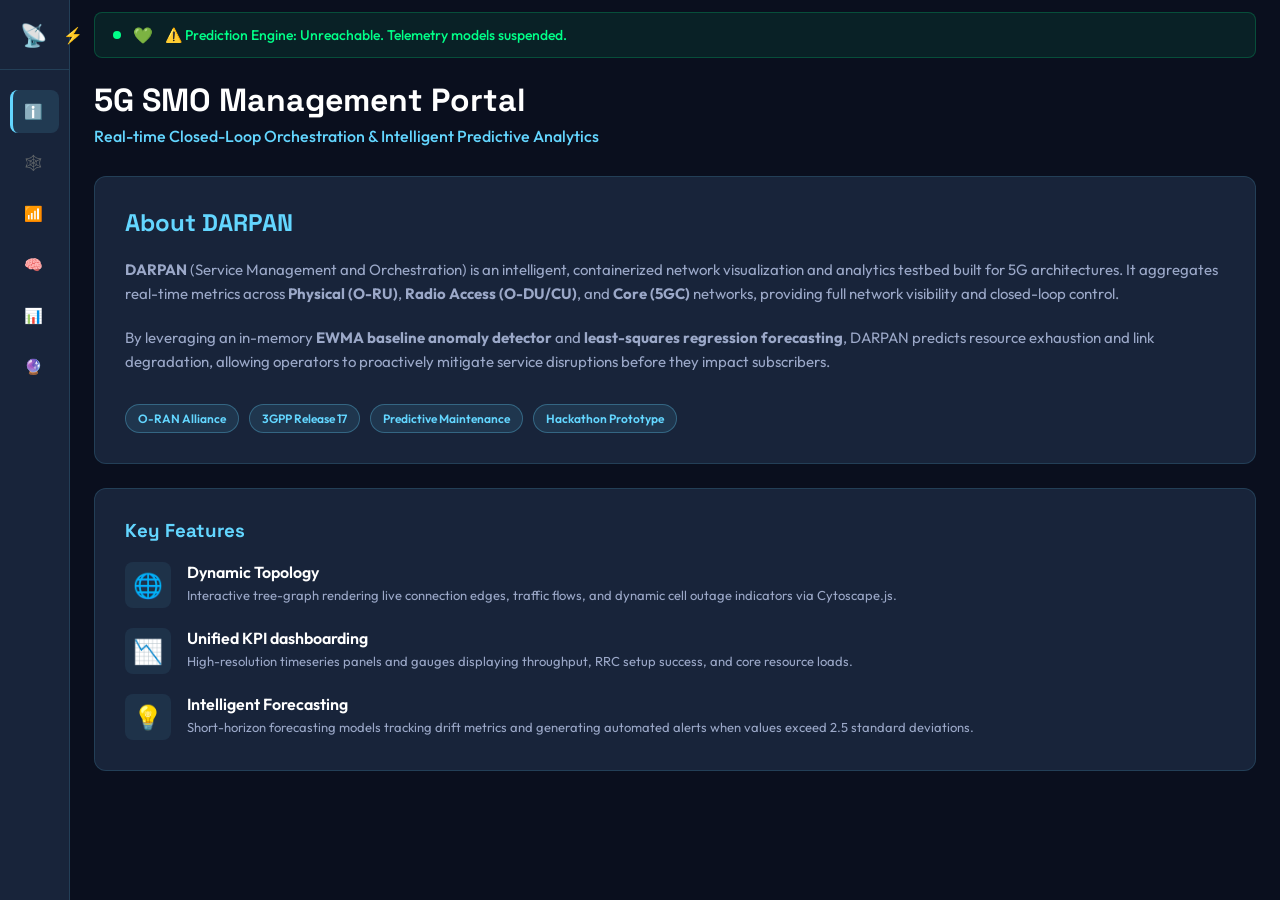
<file: dashboard-shell/index.html>
<!DOCTYPE html>
<html lang="en">
<head>
    <meta charset="UTF-8">
    <meta name="viewport" content="width=device-width, initial-scale=1.0">
    <title>DARPAN — 5G Service Management and Orchestration Dashboard</title>
    <link rel="stylesheet" href="style.css">
    <!-- Google Fonts for modern typography -->
    <link rel="preconnect" href="https://fonts.googleapis.com">
    <link rel="preconnect" href="https://fonts.gstatic.com" crossorigin>
    <link href="https://fonts.googleapis.com/css2?family=Outfit:wght@300;400;600;700&family=Space+Grotesk:wght@400;500;700&display=swap" rel="stylesheet">
</head>
<body>
    <div class="app-container">
        <!-- Sidebar Navigation -->
        <aside class="sidebar" id="sidebar">
            <div class="sidebar-header">
                <div class="logo">
                    <span class="logo-icon">📡</span>
                    <span class="logo-text">DARPAN</span>
                </div>
                <button class="toggle-btn" id="sidebar-toggle">⚡</button>
            </div>
            
            <nav class="nav-menu">
                <button class="nav-item active" data-section="overview">
                    <span class="nav-icon">ℹ️</span>
                    <span class="nav-label">Overview</span>
                </button>
                <button class="nav-item" data-section="topology">
                    <span class="nav-icon">🕸️</span>
                    <span class="nav-label">Topology</span>
                </button>
                <button class="nav-item" data-section="ran">
                    <span class="nav-icon">📶</span>
                    <span class="nav-label">RAN KPIs</span>
                </button>
                <button class="nav-item" data-section="core">
                    <span class="nav-icon">🧠</span>
                    <span class="nav-label">Core KPIs</span>
                </button>
                <button class="nav-item" data-section="traffic">
                    <span class="nav-icon">📊</span>
                    <span class="nav-label">Traffic & UE</span>
                </button>
                <button class="nav-item" data-section="predictions">
                    <span class="nav-icon">🔮</span>
                    <span class="nav-label">Predictions</span>
                </button>
            </nav>
            
            <div class="sidebar-footer">
                <div class="status-indicator">
                    <span class="status-dot offline" id="backend-status-dot"></span>
                    <span class="status-text" id="backend-status-text">Backend: Disconnected</span>
                </div>
                <div class="freshness-timer" id="freshness-text">Waiting for data...</div>
            </div>
        </aside>

        <!-- Main Content Area -->
        <main class="main-content">
            <!-- Top Alert & Notification Bar -->
            <div class="alert-bar-container" id="alert-bar-container">
                <div class="alert-bar normal" id="alert-bar">
                    <span class="alert-pulse"></span>
                    <span class="alert-icon">💚</span>
                    <span class="alert-message" id="alert-message">All systems normal. 5G telemetry active.</span>
                </div>
            </div>

            <!-- Content Container -->
            <div class="content-body">
                
                <!-- 1. OVERVIEW SECTION -->
                <section class="content-section active" id="section-overview">
                    <div class="overview-header">
                        <h1>5G SMO Management Portal</h1>
                        <p class="subtitle">Real-time Closed-Loop Orchestration & Intelligent Predictive Analytics</p>
                    </div>

                    <div class="overview-grid">
                        <div class="overview-card main-card">
                            <h2>About DARPAN</h2>
                            <p><strong>DARPAN</strong> (Service Management and Orchestration) is an intelligent, containerized network visualization and analytics testbed built for 5G architectures. It aggregates real-time metrics across <strong>Physical (O-RU)</strong>, <strong>Radio Access (O-DU/CU)</strong>, and <strong>Core (5GC)</strong> networks, providing full network visibility and closed-loop control.</p>
                            <p>By leveraging an in-memory <strong>EWMA baseline anomaly detector</strong> and <strong>least-squares regression forecasting</strong>, DARPAN predicts resource exhaustion and link degradation, allowing operators to proactively mitigate service disruptions before they impact subscribers.</p>
                            <div class="project-tags">
                                <span class="tag">O-RAN Alliance</span>
                                <span class="tag">3GPP Release 17</span>
                                <span class="tag">Predictive Maintenance</span>
                                <span class="tag">Hackathon Prototype</span>
                            </div>
                        </div>

                        <div class="overview-card highlight-card">
                            <h3>Key Features</h3>
                            <ul class="feature-list">
                                <li>
                                    <span class="feat-icon">🌐</span>
                                    <div>
                                        <h4>Dynamic Topology</h4>
                                        <p>Interactive tree-graph rendering live connection edges, traffic flows, and dynamic cell outage indicators via Cytoscape.js.</p>
                                    </div>
                                </li>
                                <li>
                                    <span class="feat-icon">📉</span>
                                    <div>
                                        <h4>Unified KPI dashboarding</h4>
                                        <p>High-resolution timeseries panels and gauges displaying throughput, RRC setup success, and core resource loads.</p>
                                    </div>
                                </li>
                                <li>
                                    <span class="feat-icon">💡</span>
                                    <div>
                                        <h4>Intelligent Forecasting</h4>
                                        <p>Short-horizon forecasting models tracking drift metrics and generating automated alerts when values exceed 2.5 standard deviations.</p>
                                    </div>
                                </li>
                            </ul>
                        </div>
                    </div>
                </section>

                <!-- 2. TOPOLOGY SECTION -->
                <section class="content-section" id="section-topology">
                    <div class="section-title-bar">
                        <h2>Network Topology Graph</h2>
                        <span class="update-stamp" id="update-topology">Polling topology...</span>
                    </div>
                    <div class="panel-container large-panel">
                        <div class="skeleton-loader" id="skeleton-topology">
                            <div class="skeleton-pulse"></div>
                            <span>Initializing Cytoscape Canvas...</span>
                        </div>
                        <iframe id="iframe-topology" src="" frameborder="0" class="panel-iframe"></iframe>
                    </div>
                </section>

                <!-- 3. RAN KPIs SECTION -->
                <section class="content-section" id="section-ran">
                    <div class="section-title-bar">
                        <h2>Radio Access Network (RAN) Telemetry</h2>
                        <span class="update-stamp" id="update-ran">Polling RAN metrics...</span>
                    </div>
                    <div class="panel-grid">
                        <div class="panel-container">
                            <div class="skeleton-loader" id="skeleton-ran-1">
                                <div class="skeleton-pulse"></div>
                                <span>Loading Active gNBs Panel...</span>
                            </div>
                            <iframe id="iframe-ran-1" src="" frameborder="0" class="panel-iframe"></iframe>
                        </div>
                        <div class="panel-container">
                            <div class="skeleton-loader" id="skeleton-ran-2">
                                <div class="skeleton-pulse"></div>
                                <span>Loading RRC Success Rate...</span>
                            </div>
                            <iframe id="iframe-ran-2" src="" frameborder="0" class="panel-iframe"></iframe>
                        </div>
                        <div class="panel-container">
                            <div class="skeleton-loader" id="skeleton-ran-3">
                                <div class="skeleton-pulse"></div>
                                <span>Loading Handover Success Rate...</span>
                            </div>
                            <iframe id="iframe-ran-3" src="" frameborder="0" class="panel-iframe"></iframe>
                        </div>
                    </div>
                </section>

                <!-- 4. CORE KPIs SECTION -->
                <section class="content-section" id="section-core">
                    <div class="section-title-bar">
                        <h2>5G Core (5GC) Telemetry</h2>
                        <span class="update-stamp" id="update-core">Polling Core metrics...</span>
                    </div>
                    <div class="panel-grid">
                        <div class="panel-container">
                            <div class="skeleton-loader" id="skeleton-core-1">
                                <div class="skeleton-pulse"></div>
                                <span>Loading Active Subscribers...</span>
                            </div>
                            <iframe id="iframe-core-1" src="" frameborder="0" class="panel-iframe"></iframe>
                        </div>
                        <div class="panel-container">
                            <div class="skeleton-loader" id="skeleton-core-2">
                                <div class="skeleton-pulse"></div>
                                <span>Loading Active Sessions...</span>
                            </div>
                            <iframe id="iframe-core-2" src="" frameborder="0" class="panel-iframe"></iframe>
                        </div>
                        <div class="panel-container">
                            <div class="skeleton-loader" id="skeleton-core-3">
                                <div class="skeleton-pulse"></div>
                                <span>Loading Core Resource Utilization...</span>
                            </div>
                            <iframe id="iframe-core-3" src="" frameborder="0" class="panel-iframe"></iframe>
                        </div>
                    </div>
                </section>

                <!-- 5. TRAFFIC & UE SECTION -->
                <section class="content-section" id="section-traffic">
                    <div class="section-title-bar">
                        <h2>Network Traffic & User Equipment</h2>
                        <span class="update-stamp" id="update-traffic">Polling Traffic metrics...</span>
                    </div>
                    <div class="panel-grid">
                        <div class="panel-container">
                            <div class="skeleton-loader" id="skeleton-traffic-1">
                                <div class="skeleton-pulse"></div>
                                <span>Loading Downlink & Uplink Bitrates...</span>
                            </div>
                            <iframe id="iframe-traffic-1" src="" frameborder="0" class="panel-iframe"></iframe>
                        </div>
                        <div class="panel-container">
                            <div class="skeleton-loader" id="skeleton-traffic-2">
                                <div class="skeleton-pulse"></div>
                                <span>Loading Physical Resource Block (PRB) Util...</span>
                            </div>
                            <iframe id="iframe-traffic-2" src="" frameborder="0" class="panel-iframe"></iframe>
                        </div>
                        <div class="panel-container">
                            <div class="skeleton-loader" id="skeleton-traffic-3">
                                <div class="skeleton-pulse"></div>
                                <span>Loading Top UE Throughput...</span>
                            </div>
                            <iframe id="iframe-traffic-3" src="" frameborder="0" class="panel-iframe"></iframe>
                        </div>
                    </div>
                </section>

                <!-- 6. PREDICTIONS SECTION -->
                <section class="content-section" id="section-predictions">
                    <div class="section-title-bar">
                        <h2>Anomalies & ML Predictions</h2>
                        <span class="update-stamp" id="update-predictions">Polling ML engine...</span>
                    </div>
                    
                    <div class="predictions-container">
                        <!-- Custom Prediction Cards populated by Javascript -->
                        <div class="prediction-status-card">
                            <h3>Real-time Anomaly Assessment (Z-Score Threshold: &plusmn;2.5)</h3>
                            <div class="anomaly-grid" id="anomaly-cards-container">
                                <div class="loading-placeholder">Fetching current baseline models...</div>
                            </div>
                        </div>

                        <!-- Manual Anomaly Injector for Demos -->
                        <div class="injector-card">
                            <h3>Interactive Demonstration Controls</h3>
                            <p>Simulate cell outage, network interference, or user congestion by injecting faults into O-RU, gNB, or 5GC simulators. The closed-loop anomaly detection engine will register the event within 10 seconds.</p>
                            <div class="btn-group">
                                <button class="inject-btn" data-node="ru">Degrade Radio Link (O-RU)</button>
                                <button class="inject-btn" data-node="gnb">Congest RAN Scheduler (gNB)</button>
                                <button class="inject-btn" data-node="core">Overload Core UPF (5GC)</button>
                            </div>
                            <div class="injector-status" id="injector-status-msg"></div>
                        </div>
                    </div>
                </section>

            </div>
        </main>
    </div>
    
    <script src="app.js"></script>
</body>
</html>
</file>
<file: dashboard-shell/style.css>
/* Reset and Root CSS Variables */
* {
    margin: 0;
    padding: 0;
    box-sizing: border-box;
    font-family: 'Outfit', sans-serif;
}

:root {
    --bg: #0a0f1e;
    --card: #18243a;
    --card-border: rgba(99, 214, 255, 0.15);
    --cyan: #63d6ff;
    --cyan-glow: rgba(99, 214, 255, 0.4);
    --green: #00ff88;
    --red: #ff4d4d;
    --red-glow: rgba(255, 77, 77, 0.3);
    --text-main: #ffffff;
    --text-muted: #9ba8c8;
    --sidebar-w: 260px;
    --sidebar-collapsed-w: 70px;
    --transition: all 0.3s cubic-bezier(0.25, 0.8, 0.25, 1);
}

body {
    background-color: var(--bg);
    color: var(--text-main);
    overflow: hidden;
    height: 100vh;
}

/* App Container Layout */
.app-container {
    display: flex;
    width: 100vw;
    height: 100vh;
    position: relative;
}

/* 1. SIDEBAR STYLE */
.sidebar {
    width: var(--sidebar-w);
    background-color: var(--card);
    border-right: 1px solid var(--card-border);
    display: flex;
    flex-direction: column;
    height: 100%;
    z-index: 100;
    transition: var(--transition);
    flex-shrink: 0;
}

.sidebar.collapsed {
    width: var(--sidebar-collapsed-w);
}

.sidebar-header {
    display: flex;
    align-items: center;
    justify-content: space-between;
    padding: 20px;
    height: 70px;
    border-bottom: 1px solid var(--card-border);
}

.logo {
    display: flex;
    align-items: center;
    gap: 12px;
    font-family: 'Space Grotesk', sans-serif;
}

.logo-icon {
    font-size: 22px;
}

.logo-text {
    font-size: 20px;
    font-weight: 700;
    color: var(--cyan);
    letter-spacing: 1px;
    transition: var(--transition);
}

.sidebar.collapsed .logo-text {
    opacity: 0;
    pointer-events: none;
    width: 0;
}

.toggle-btn {
    background: none;
    border: none;
    color: var(--cyan);
    font-size: 16px;
    cursor: pointer;
    padding: 4px;
    border-radius: 4px;
    transition: var(--transition);
}

.toggle-btn:hover {
    background-color: rgba(99, 214, 255, 0.1);
}

.sidebar.collapsed .toggle-btn {
    transform: rotate(180deg);
}

/* Nav Menu */
.nav-menu {
    flex-grow: 1;
    padding: 20px 10px;
    display: flex;
    flex-direction: column;
    gap: 8px;
}

.nav-item {
    background: none;
    border: none;
    display: flex;
    align-items: center;
    gap: 16px;
    padding: 12px 14px;
    width: 100%;
    text-align: left;
    color: var(--text-muted);
    font-size: 15px;
    font-weight: 500;
    cursor: pointer;
    border-radius: 8px;
    transition: var(--transition);
}

.nav-item:hover {
    color: var(--cyan);
    background-color: rgba(99, 214, 255, 0.05);
}

.nav-item.active {
    color: var(--cyan);
    background-color: rgba(99, 214, 255, 0.12);
    border-left: 3px solid var(--cyan);
    padding-left: 11px;
}

.sidebar.collapsed .nav-item {
    justify-content: center;
    padding: 12px 0;
}

.sidebar.collapsed .nav-label {
    opacity: 0;
    pointer-events: none;
    width: 0;
    height: 0;
    overflow: hidden;
}

/* Sidebar Footer status */
.sidebar-footer {
    padding: 16px;
    border-top: 1px solid var(--card-border);
    display: flex;
    flex-direction: column;
    gap: 6px;
    font-size: 12px;
}

.status-indicator {
    display: flex;
    align-items: center;
    gap: 8px;
}

.status-dot {
    width: 8px;
    height: 8px;
    border-radius: 50%;
    display: inline-block;
}

.status-dot.online {
    background-color: var(--green);
    box-shadow: 0 0 8px var(--green);
}

.status-dot.offline {
    background-color: var(--red);
    box-shadow: 0 0 8px var(--red);
}

.freshness-timer {
    color: var(--text-muted);
    font-size: 11px;
    font-style: italic;
}

.sidebar.collapsed .sidebar-footer {
    display: none;
}

/* 2. MAIN CONTENT AREA */
.main-content {
    flex-grow: 1;
    display: flex;
    flex-direction: column;
    height: 100%;
    overflow-y: auto;
    position: relative;
}

/* Top Alert Bar */
.alert-bar-container {
    padding: 12px 24px;
    width: 100%;
    flex-shrink: 0;
}

.alert-bar {
    display: flex;
    align-items: center;
    gap: 12px;
    padding: 12px 18px;
    border-radius: 8px;
    font-size: 14px;
    font-weight: 500;
    border: 1px solid transparent;
    transition: var(--transition);
}

.alert-bar.normal {
    background-color: rgba(0, 255, 136, 0.08);
    border-color: rgba(0, 255, 136, 0.2);
    color: var(--green);
}

.alert-bar.anomaly {
    background-color: rgba(255, 77, 77, 0.12);
    border-color: rgba(255, 77, 77, 0.3);
    color: var(--red);
    box-shadow: 0 0 12px var(--red-glow);
}

.alert-pulse {
    width: 8px;
    height: 8px;
    border-radius: 50%;
    display: inline-block;
}

.alert-bar.normal .alert-pulse {
    background-color: var(--green);
}

.alert-bar.anomaly .alert-pulse {
    background-color: var(--red);
    animation: alertPulseKeyframe 1s infinite alternate;
}

@keyframes alertPulseKeyframe {
    0% { transform: scale(1); opacity: 0.5; }
    100% { transform: scale(1.4); opacity: 1; }
}

.alert-icon {
    font-size: 16px;
}

.alert-message {
    flex-grow: 1;
}

/* Content Body */
.content-body {
    flex-grow: 1;
    padding: 0 24px 24px 24px;
    overflow-y: auto;
}

.content-section {
    display: none;
    flex-direction: column;
    gap: 20px;
    animation: fadeIn 0.4s ease;
}

.content-section.active {
    display: flex;
}

@keyframes fadeIn {
    from { opacity: 0; transform: translateY(8px); }
    to { opacity: 1; transform: translateY(0); }
}

/* SECTION HEADERS */
.section-title-bar {
    display: flex;
    align-items: center;
    justify-content: space-between;
    border-bottom: 1px solid var(--card-border);
    padding-bottom: 12px;
}

.section-title-bar h2 {
    font-family: 'Space Grotesk', sans-serif;
    font-size: 22px;
    color: var(--cyan);
}

.update-stamp {
    font-size: 13px;
    color: var(--text-muted);
}

/* 3. SKELETON LOADERS */
.panel-container {
    position: relative;
    background-color: var(--card);
    border: 1px solid var(--card-border);
    border-radius: 12px;
    overflow: hidden;
    height: 340px;
    display: flex;
    align-items: center;
    justify-content: center;
}

.panel-container.large-panel {
    height: 600px;
}

.skeleton-loader {
    position: absolute;
    top: 0;
    left: 0;
    width: 100%;
    height: 100%;
    background-color: var(--card);
    display: flex;
    flex-direction: column;
    align-items: center;
    justify-content: center;
    gap: 16px;
    z-index: 10;
    transition: opacity 0.5s ease;
}

.skeleton-pulse {
    width: 60px;
    height: 60px;
    border-radius: 12px;
    background: linear-gradient(135deg, rgba(99,214,255,0.05), rgba(99,214,255,0.25));
    animation: pulseSkeleton 1.5s ease-in-out infinite alternate;
}

.skeleton-loader span {
    font-size: 14px;
    color: var(--text-muted);
    letter-spacing: 0.5px;
}

@keyframes pulseSkeleton {
    0% {
        transform: scale(0.9) rotate(0deg);
        opacity: 0.5;
        box-shadow: 0 0 10px rgba(99,214,255,0.0);
    }
    100% {
        transform: scale(1.1) rotate(45deg);
        opacity: 1;
        box-shadow: 0 0 20px var(--cyan-glow);
    }
}

.panel-iframe {
    width: 100%;
    height: 100%;
    border: none;
    opacity: 0;
    transition: opacity 0.5s ease;
    z-index: 5;
}

.panel-iframe.loaded {
    opacity: 1;
}

/* 4. OVERVIEW ABOUT STYLE */
.overview-header {
    margin-top: 10px;
    display: flex;
    flex-direction: column;
    gap: 6px;
}

.overview-header h1 {
    font-family: 'Space Grotesk', sans-serif;
    font-size: 32px;
    font-weight: 700;
}

.subtitle {
    color: var(--cyan);
    font-size: 16px;
    font-weight: 500;
}

.overview-grid {
    display: grid;
    grid-template-columns: 3fr 2fr;
    gap: 24px;
    margin-top: 10px;
}

.overview-card {
    background-color: var(--card);
    border: 1px solid var(--card-border);
    border-radius: 12px;
    padding: 30px;
    display: flex;
    flex-direction: column;
    gap: 20px;
}

.overview-card h2, .overview-card h3 {
    font-family: 'Space Grotesk', sans-serif;
    color: var(--cyan);
}

.overview-card p {
    color: var(--text-muted);
    font-size: 15px;
    line-height: 1.6;
}

.project-tags {
    display: flex;
    flex-wrap: wrap;
    gap: 10px;
    margin-top: 10px;
}

.tag {
    background-color: rgba(99, 214, 255, 0.1);
    border: 1px solid rgba(99, 214, 255, 0.3);
    color: var(--cyan);
    padding: 6px 12px;
    border-radius: 20px;
    font-size: 12px;
    font-weight: 600;
}

.feature-list {
    list-style: none;
    display: flex;
    flex-direction: column;
    gap: 20px;
}

.feature-list li {
    display: flex;
    gap: 16px;
    align-items: flex-start;
}

.feat-icon {
    font-size: 24px;
    background-color: rgba(99, 214, 255, 0.08);
    padding: 8px;
    border-radius: 8px;
    flex-shrink: 0;
}

.feature-list h4 {
    font-size: 16px;
    font-weight: 600;
    color: var(--text-main);
    margin-bottom: 4px;
}

.feature-list p {
    font-size: 13px;
    line-height: 1.4;
}

/* 5. GRID LAYOUTS FOR IFRAMES */
.panel-grid {
    display: grid;
    grid-template-columns: repeat(auto-fit, minmax(360px, 1fr));
    gap: 20px;
}

/* 6. PREDICTIONS SECTION STYLE */
.predictions-container {
    display: flex;
    flex-direction: column;
    gap: 24px;
}

.prediction-status-card, .injector-card {
    background-color: var(--card);
    border: 1px solid var(--card-border);
    border-radius: 12px;
    padding: 24px;
}

.prediction-status-card h3, .injector-card h3 {
    font-family: 'Space Grotesk', sans-serif;
    color: var(--cyan);
    margin-bottom: 16px;
    font-size: 18px;
}

.anomaly-grid {
    display: grid;
    grid-template-columns: repeat(auto-fill, minmax(220px, 1fr));
    gap: 16px;
}

.loading-placeholder {
    grid-column: 1 / -1;
    text-align: center;
    color: var(--text-muted);
    font-style: italic;
    padding: 30px;
}

.anomaly-card {
    background-color: rgba(10, 15, 30, 0.4);
    border: 1px solid var(--card-border);
    border-radius: 8px;
    padding: 16px;
    display: flex;
    flex-direction: column;
    gap: 8px;
    transition: var(--transition);
}

.anomaly-card.danger {
    border-color: rgba(255, 77, 77, 0.4);
    background-color: rgba(255, 77, 77, 0.05);
}

.anomaly-card.danger h4 {
    color: var(--red);
}

.anomaly-card h4 {
    font-size: 14px;
    font-weight: 700;
    text-transform: uppercase;
    color: var(--text-main);
}

.anomaly-card .stat-row {
    display: flex;
    justify-content: space-between;
    font-size: 13px;
}

.anomaly-card .stat-label {
    color: var(--text-muted);
}

.anomaly-card .stat-val {
    font-weight: 600;
}

.anomaly-badge {
    align-self: flex-start;
    font-size: 10px;
    padding: 2px 6px;
    border-radius: 4px;
    font-weight: 700;
}

.anomaly-badge.normal {
    background-color: rgba(0, 255, 136, 0.15);
    color: var(--green);
}

.anomaly-badge.anomaly {
    background-color: rgba(255, 77, 77, 0.2);
    color: var(--red);
}

/* Demo controls */
.injector-card p {
    font-size: 14px;
    color: var(--text-muted);
    line-height: 1.5;
    margin-bottom: 20px;
}

.btn-group {
    display: flex;
    gap: 12px;
    flex-wrap: wrap;
}

.inject-btn {
    background-color: rgba(99, 214, 255, 0.06);
    border: 1px solid var(--cyan);
    color: var(--cyan);
    padding: 10px 16px;
    border-radius: 8px;
    font-size: 14px;
    font-weight: 600;
    cursor: pointer;
    transition: var(--transition);
}

.inject-btn:hover {
    background-color: var(--cyan);
    color: var(--bg);
    box-shadow: 0 0 10px var(--cyan-glow);
}

.injector-status {
    margin-top: 14px;
    font-size: 13px;
    color: var(--green);
}

/* 7. RESPONSIVE DESIGN (DOWN TO 1280px LAPTOP WIDTH) */
@media (max-width: 1366px) {
    .overview-grid {
        grid-template-columns: 1fr;
    }
}

@media (max-width: 1280px) {
    .sidebar {
        width: var(--sidebar-collapsed-w);
    }
    
    .logo-text {
        opacity: 0;
        pointer-events: none;
        width: 0;
    }
    
    .nav-label {
        opacity: 0;
        pointer-events: none;
        width: 0;
        height: 0;
        overflow: hidden;
    }
    
    .sidebar-footer {
        display: none;
    }
    
    .panel-grid {
        grid-template-columns: 1fr;
    }
}
</file>
